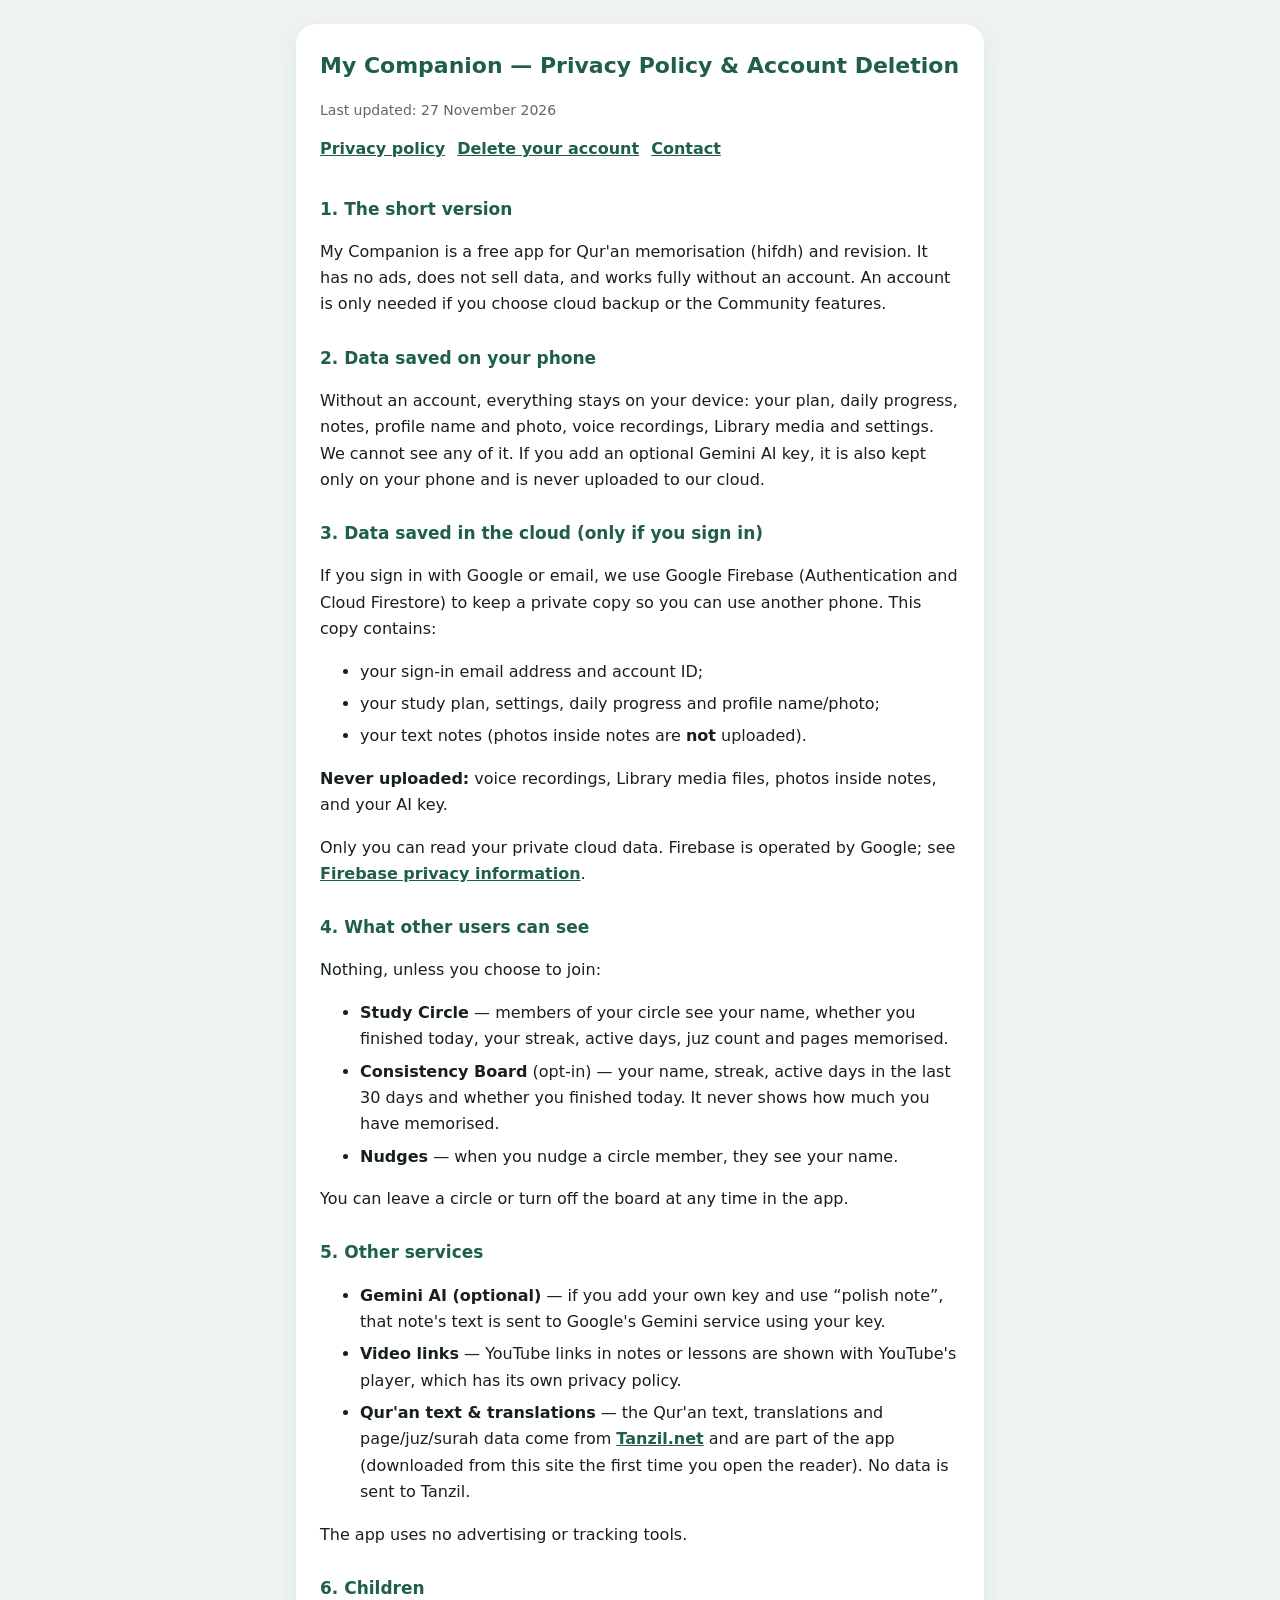
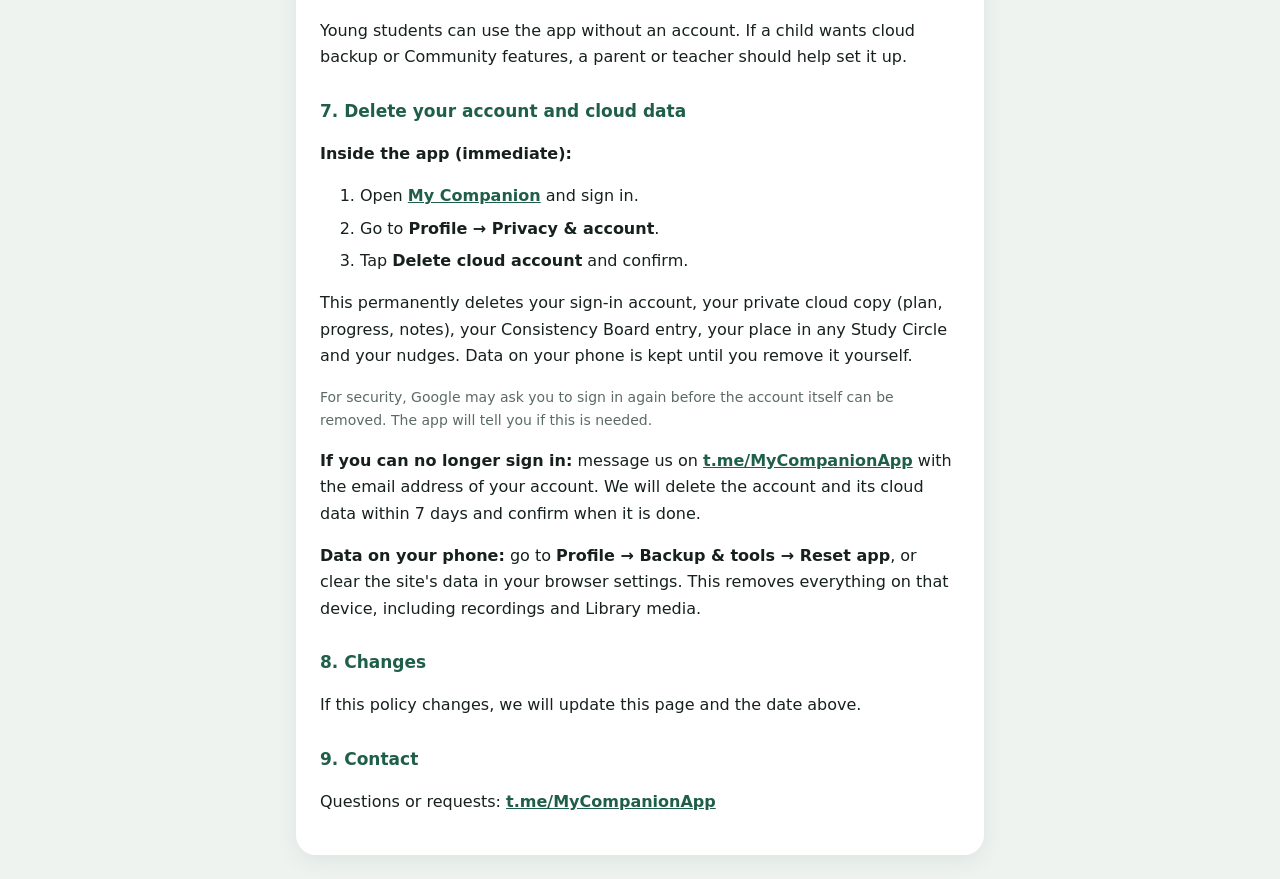
<file: delete-account.html>
<!DOCTYPE html>
<html lang="en">
<head>
<meta charset="utf-8">
<meta name="viewport" content="width=device-width, initial-scale=1">
<title>Privacy Policy &amp; Account Deletion — My Companion</title>
<meta name="description" content="Privacy policy and account deletion instructions for My Companion, a free Qur'an hifdh and revision app.">
<style>
  :root{color-scheme:light dark}
  body{font-family:system-ui,-apple-system,"Segoe UI",sans-serif;background:#eef3f0;color:#16201c;margin:0;padding:24px 16px}
  .box{max-width:640px;margin:auto;background:#fff;border-radius:20px;padding:24px;box-shadow:0 6px 22px rgba(20,60,45,.07);line-height:1.65}
  h1{color:#1f5f4a;font-size:22px;margin-top:0}
  h2{font-size:17px;margin-top:26px;color:#1f5f4a}
  a{color:#1f5f4a;font-weight:600}
  li{margin-bottom:6px}
  .muted{color:#5b6b64;font-size:14px}
  nav a{display:inline-block;margin:0 12px 6px 0}
  @media (prefers-color-scheme:dark){
    body{background:#0f1513;color:#e4ece8}.box{background:#18201d;box-shadow:none}
    h1,h2,a{color:#7fd1b0}.muted{color:#9fb0a8}
  }
</style>
</head>
<body>
<div class="box">
  <h1>My Companion — Privacy Policy &amp; Account Deletion</h1>
  <p class="muted">Last updated: 27 November 2026</p>
  <nav><a href="#privacy">Privacy policy</a><a href="#delete">Delete your account</a><a href="#contact">Contact</a></nav>

  <h2 id="privacy">1. The short version</h2>
  <p>My Companion is a free app for Qur'an memorisation (hifdh) and revision. It has no ads, does not sell data, and works fully without an account. An account is only needed if you choose cloud backup or the Community features.</p>

  <h2>2. Data saved on your phone</h2>
  <p>Without an account, everything stays on your device: your plan, daily progress, notes, profile name and photo, voice recordings, Library media and settings. We cannot see any of it. If you add an optional Gemini AI key, it is also kept only on your phone and is never uploaded to our cloud.</p>

  <h2>3. Data saved in the cloud (only if you sign in)</h2>
  <p>If you sign in with Google or email, we use Google Firebase (Authentication and Cloud Firestore) to keep a private copy so you can use another phone. This copy contains:</p>
  <ul>
    <li>your sign-in email address and account ID;</li>
    <li>your study plan, settings, daily progress and profile name/photo;</li>
    <li>your text notes (photos inside notes are <b>not</b> uploaded).</li>
  </ul>
  <p><b>Never uploaded:</b> voice recordings, Library media files, photos inside notes, and your AI key.</p>
  <p>Only you can read your private cloud data. Firebase is operated by Google; see <a href="https://firebase.google.com/support/privacy" target="_blank" rel="noopener noreferrer">Firebase privacy information</a>.</p>

  <h2>4. What other users can see</h2>
  <p>Nothing, unless you choose to join:</p>
  <ul>
    <li><b>Study Circle</b> — members of your circle see your name, whether you finished today, your streak, active days, juz count and pages memorised.</li>
    <li><b>Consistency Board</b> (opt-in) — your name, streak, active days in the last 30 days and whether you finished today. It never shows how much you have memorised.</li>
    <li><b>Nudges</b> — when you nudge a circle member, they see your name.</li>
  </ul>
  <p>You can leave a circle or turn off the board at any time in the app.</p>

  <h2>5. Other services</h2>
  <ul>
    <li><b>Gemini AI (optional)</b> — if you add your own key and use “polish note”, that note's text is sent to Google's Gemini service using your key.</li>
    <li><b>Video links</b> — YouTube links in notes or lessons are shown with YouTube's player, which has its own privacy policy.</li>
    <li><b>Qur'an text &amp; translations</b> — the Qur'an text, translations and page/juz/surah data come from <a href="https://tanzil.net" target="_blank" rel="noopener noreferrer">Tanzil.net</a> and are part of the app (downloaded from this site the first time you open the reader). No data is sent to Tanzil.</li>
  </ul>
  <p>The app uses no advertising or tracking tools.</p>

  <h2>6. Children</h2>
  <p>Young students can use the app without an account. If a child wants cloud backup or Community features, a parent or teacher should help set it up.</p>

  <h2 id="delete">7. Delete your account and cloud data</h2>
  <p><b>Inside the app (immediate):</b></p>
  <ol>
    <li>Open <a href="./index.html">My Companion</a> and sign in.</li>
    <li>Go to <b>Profile → Privacy &amp; account</b>.</li>
    <li>Tap <b>Delete cloud account</b> and confirm.</li>
  </ol>
  <p>This permanently deletes your sign-in account, your private cloud copy (plan, progress, notes), your Consistency Board entry, your place in any Study Circle and your nudges. Data on your phone is kept until you remove it yourself.</p>
  <p class="muted">For security, Google may ask you to sign in again before the account itself can be removed. The app will tell you if this is needed.</p>

  <p><b>If you can no longer sign in:</b> message us on <a href="https://t.me/MyCompanionApp" target="_blank" rel="noopener noreferrer">t.me/MyCompanionApp</a> with the email address of your account. We will delete the account and its cloud data within 7 days and confirm when it is done.</p>

  <p><b>Data on your phone:</b> go to <b>Profile → Backup &amp; tools → Reset app</b>, or clear the site's data in your browser settings. This removes everything on that device, including recordings and Library media.</p>

  <h2>8. Changes</h2>
  <p>If this policy changes, we will update this page and the date above.</p>

  <h2 id="contact">9. Contact</h2>
  <p>Questions or requests: <a href="https://t.me/MyCompanionApp" target="_blank" rel="noopener noreferrer">t.me/MyCompanionApp</a></p>
</div>
</body>
</html>
</file>
